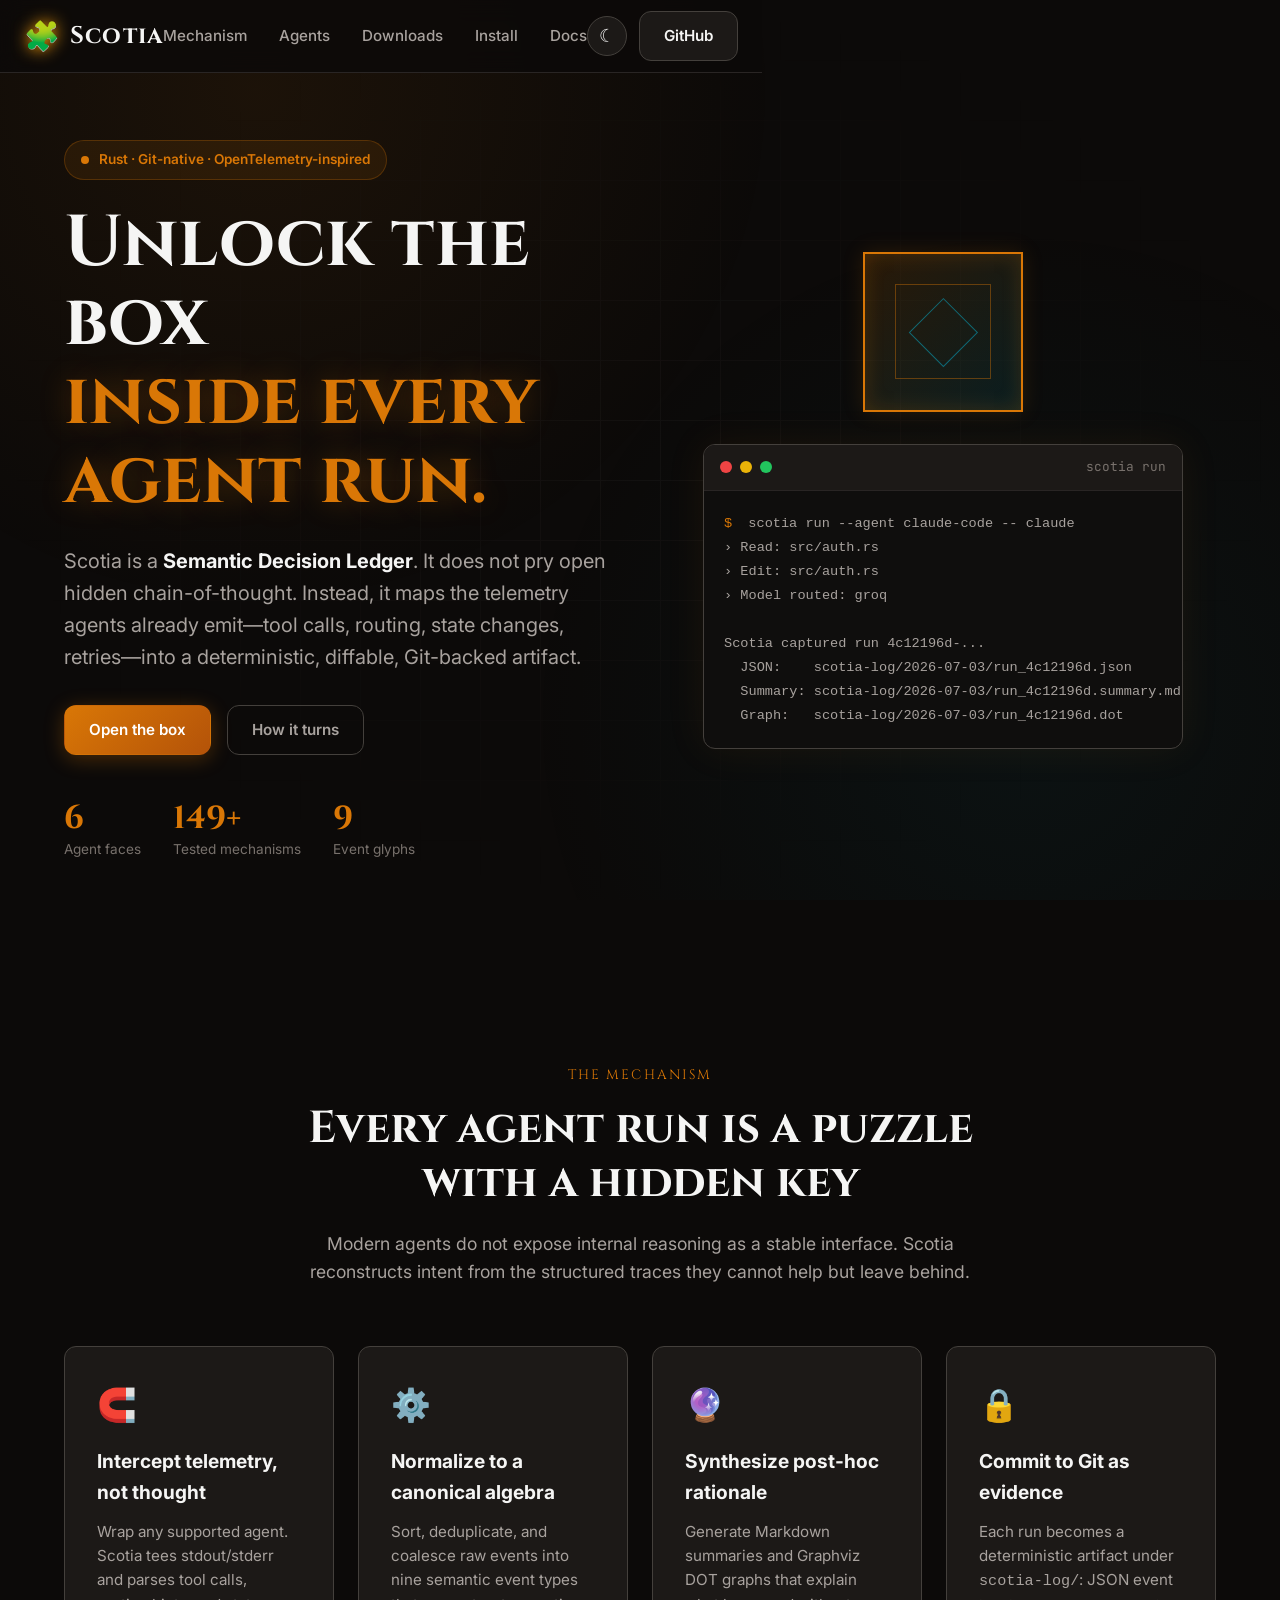
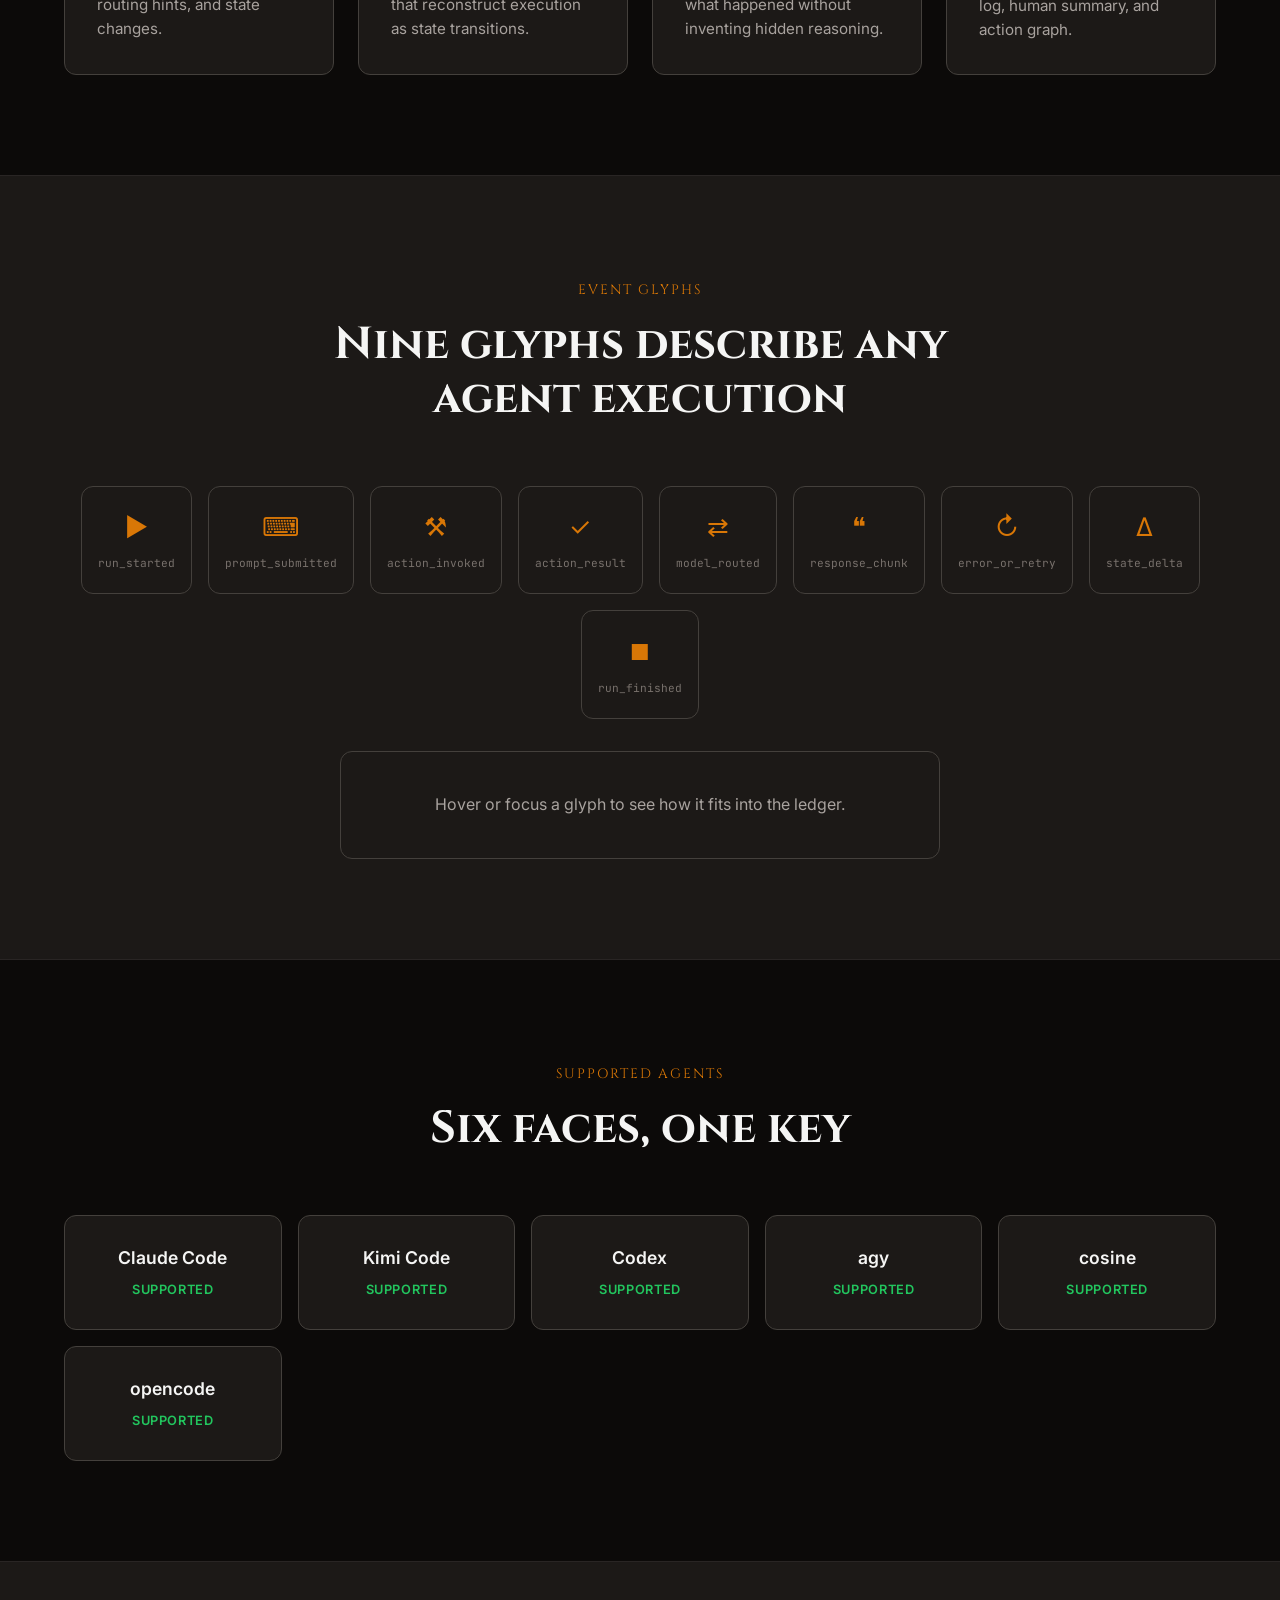
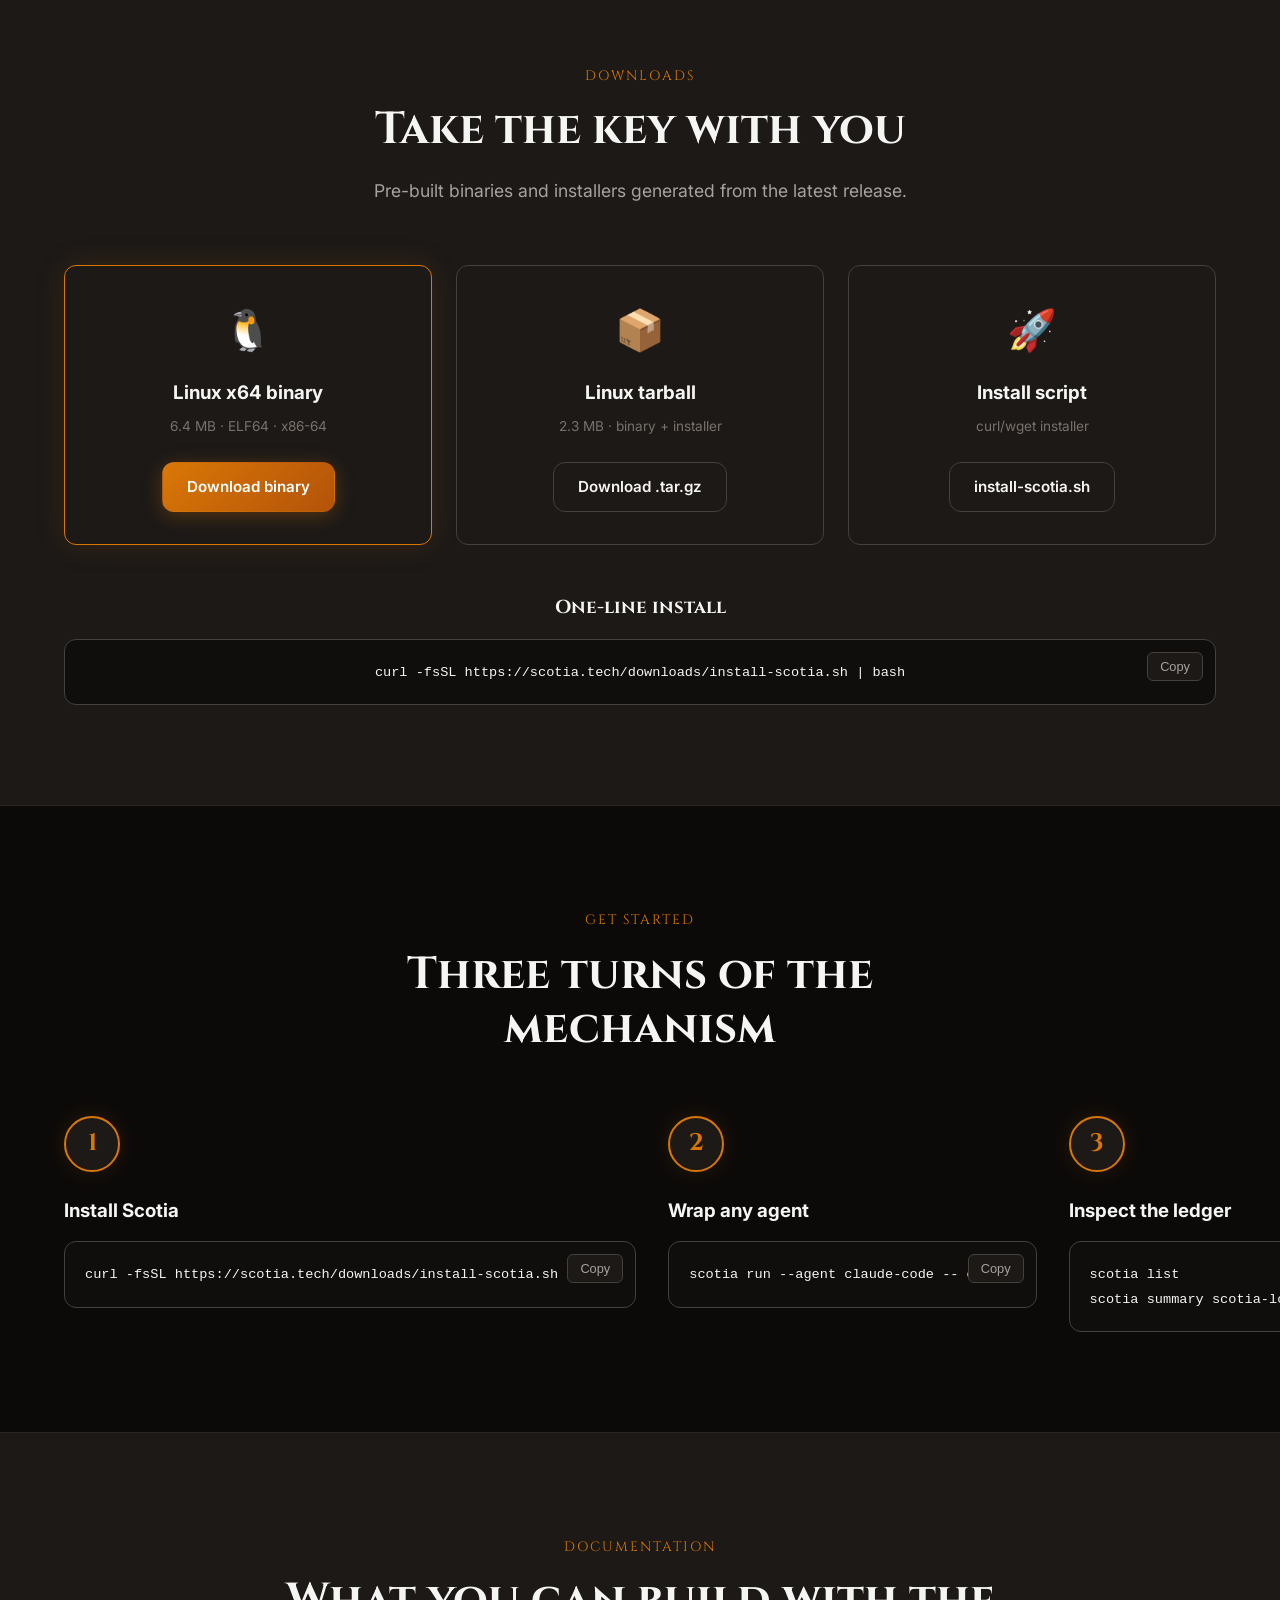
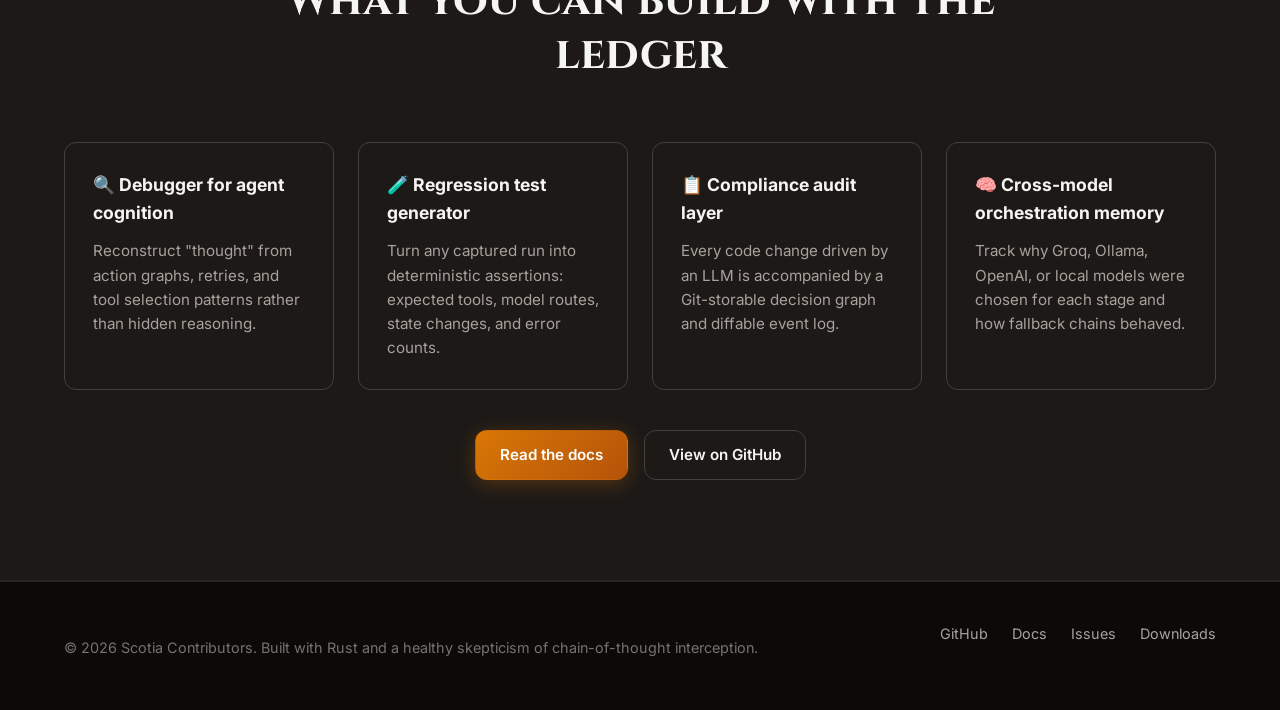
<file: scotia/scotia.tech/index.html>
<!DOCTYPE html>
<html lang="en" data-theme="dark">
<head>
    <meta charset="UTF-8">
    <meta name="viewport" content="width=device-width, initial-scale=1.0">
    <meta name="description" content="Scotia — Unlock the inner workings of agentic systems. A Semantic Decision Ledger that turns opaque AI execution into a Git-native audit puzzle.">
    <title>Scotia — The Semantic Decision Ledger</title>
    <link rel="preconnect" href="https://fonts.googleapis.com">
    <link rel="preconnect" href="https://fonts.gstatic.com" crossorigin>
    <link href="https://fonts.googleapis.com/css2?family=Cinzel:wght@500;700&family=Inter:wght@300;400;500;600;700&family=JetBrains+Mono:wght@400;500&display=swap" rel="stylesheet">
    <link rel="stylesheet" href="styles.css">
    <link rel="icon" href="data:image/svg+xml,<svg xmlns='http://www.w3.org/2000/svg' viewBox='0 0 100 100'><text y='.85em' font-size='80'>🧩</text></svg>">
</head>
<body>
    <div class="ambient-glow"></div>
    <div class="grid-overlay"></div>

    <header class="site-header">
        <div class="container header-inner">
            <a href="#" class="logo">
                <span class="logo-mark">🧩</span>
                <span class="logo-text">Scotia</span>
            </a>
            <nav class="nav" aria-label="Primary">
                <a href="#mechanism">Mechanism</a>
                <a href="#agents">Agents</a>
                <a href="#downloads">Downloads</a>
                <a href="#install">Install</a>
                <a href="#docs">Docs</a>
            </nav>
            <div class="header-actions">
                <button class="theme-toggle" aria-label="Toggle theme" title="Toggle theme">
                    <span class="theme-icon light">☀</span>
                    <span class="theme-icon dark">☾</span>
                </button>
                <a href="https://github.com/elci-group/scotia" class="btn btn-secondary">GitHub</a>
            </div>
        </div>
    </header>

    <main>
        <section class="hero">
            <div class="container hero-inner">
                <div class="hero-content">
                    <div class="badge">
                        <span class="pulse"></span>
                        Rust · Git-native · OpenTelemetry-inspired
                    </div>
                    <h1>
                        <span class="line">Unlock the box</span>
                        <span class="line accent">inside every agent run.</span>
                    </h1>
                    <p class="lead">
                        Scotia is a <strong>Semantic Decision Ledger</strong>. It does not pry open hidden chain-of-thought.
                        Instead, it maps the telemetry agents already emit—tool calls, routing, state changes, retries—into
                        a deterministic, diffable, Git-backed artifact.
                    </p>
                    <div class="hero-actions">
                        <a href="#downloads" class="btn btn-primary">Open the box</a>
                        <a href="#mechanism" class="btn btn-ghost">How it turns</a>
                    </div>
                    <div class="stats">
                        <div class="stat">
                            <span class="stat-value">6</span>
                            <span class="stat-label">Agent faces</span>
                        </div>
                        <div class="stat">
                            <span class="stat-value">149+</span>
                            <span class="stat-label">Tested mechanisms</span>
                        </div>
                        <div class="stat">
                            <span class="stat-value">9</span>
                            <span class="stat-label">Event glyphs</span>
                        </div>
                    </div>
                </div>
                <div class="hero-visual">
                    <div class="puzzlebox" id="puzzlebox" aria-hidden="true">
                        <div class="box-face face-front"></div>
                        <div class="box-face face-back"></div>
                        <div class="box-face face-right"></div>
                        <div class="box-face face-left"></div>
                        <div class="box-face face-top"></div>
                        <div class="box-face face-bottom"></div>
                        <div class="box-runes">
                            <span class="rune">⌘</span>
                            <span class="rune">⚡</span>
                            <span class="rune">⟲</span>
                            <span class="rune">✦</span>
                        </div>
                    </div>
                    <div class="terminal">
                        <div class="terminal-header">
                            <span class="dot red"></span>
                            <span class="dot yellow"></span>
                            <span class="dot green"></span>
                            <span class="terminal-title">scotia run</span>
                        </div>
                        <pre class="terminal-body"><code><span class="prompt">$</span> scotia run --agent claude-code -- claude
<span class="output">› Read: src/auth.rs
› Edit: src/auth.rs
› Model routed: groq

Scotia captured run 4c12196d-...
  JSON:    scotia-log/2026-07-03/run_4c12196d.json
  Summary: scotia-log/2026-07-03/run_4c12196d.summary.md
  Graph:   scotia-log/2026-07-03/run_4c12196d.dot</span></code></pre>
                    </div>
                </div>
            </div>
        </section>

        <section id="mechanism" class="section">
            <div class="container">
                <div class="section-header">
                    <span class="section-tag">The mechanism</span>
                    <h2>Every agent run is a puzzle with a hidden key</h2>
                    <p>Modern agents do not expose internal reasoning as a stable interface. Scotia reconstructs intent from the structured traces they cannot help but leave behind.</p>
                </div>
                <div class="mechanism-grid">
                    <div class="mechanism-card">
                        <div class="card-icon">🧲</div>
                        <h3>Intercept telemetry, not thought</h3>
                        <p>Wrap any supported agent. Scotia tees stdout/stderr and parses tool calls, routing hints, and state changes.</p>
                    </div>
                    <div class="mechanism-card">
                        <div class="card-icon">⚙️</div>
                        <h3>Normalize to a canonical algebra</h3>
                        <p>Sort, deduplicate, and coalesce raw events into nine semantic event types that reconstruct execution as state transitions.</p>
                    </div>
                    <div class="mechanism-card">
                        <div class="card-icon">🔮</div>
                        <h3>Synthesize post-hoc rationale</h3>
                        <p>Generate Markdown summaries and Graphviz DOT graphs that explain what happened without inventing hidden reasoning.</p>
                    </div>
                    <div class="mechanism-card">
                        <div class="card-icon">🔒</div>
                        <h3>Commit to Git as evidence</h3>
                        <p>Each run becomes a deterministic artifact under <code>scotia-log/</code>: JSON event log, human summary, and action graph.</p>
                    </div>
                </div>
            </div>
        </section>

        <section id="glyphs" class="section section-alt">
            <div class="container">
                <div class="section-header">
                    <span class="section-tag">Event glyphs</span>
                    <h2>Nine glyphs describe any agent execution</h2>
                </div>
                <div class="glyph-ring" id="glyphRing">
                    <div class="glyph" data-glyph="run_started"><span class="glyph-symbol">▶</span><span class="glyph-name">run_started</span></div>
                    <div class="glyph" data-glyph="prompt_submitted"><span class="glyph-symbol">⌨</span><span class="glyph-name">prompt_submitted</span></div>
                    <div class="glyph" data-glyph="action_invoked"><span class="glyph-symbol">⚒</span><span class="glyph-name">action_invoked</span></div>
                    <div class="glyph" data-glyph="action_result"><span class="glyph-symbol">✓</span><span class="glyph-name">action_result</span></div>
                    <div class="glyph" data-glyph="model_routed"><span class="glyph-symbol">⇄</span><span class="glyph-name">model_routed</span></div>
                    <div class="glyph" data-glyph="response_chunk"><span class="glyph-symbol">❝</span><span class="glyph-name">response_chunk</span></div>
                    <div class="glyph" data-glyph="error_or_retry"><span class="glyph-symbol">↻</span><span class="glyph-name">error_or_retry</span></div>
                    <div class="glyph" data-glyph="state_delta"><span class="glyph-symbol">Δ</span><span class="glyph-name">state_delta</span></div>
                    <div class="glyph" data-glyph="run_finished"><span class="glyph-symbol">⏹</span><span class="glyph-name">run_finished</span></div>
                </div>
                <div class="glyph-detail" id="glyphDetail">
                    <p>Hover or focus a glyph to see how it fits into the ledger.</p>
                </div>
            </div>
        </section>

        <section id="agents" class="section">
            <div class="container">
                <div class="section-header">
                    <span class="section-tag">Supported agents</span>
                    <h2>Six faces, one key</h2>
                </div>
                <div class="agent-grid">
                    <div class="agent-card"><span class="agent-name">Claude Code</span><span class="agent-status">supported</span></div>
                    <div class="agent-card"><span class="agent-name">Kimi Code</span><span class="agent-status">supported</span></div>
                    <div class="agent-card"><span class="agent-name">Codex</span><span class="agent-status">supported</span></div>
                    <div class="agent-card"><span class="agent-name">agy</span><span class="agent-status">supported</span></div>
                    <div class="agent-card"><span class="agent-name">cosine</span><span class="agent-status">supported</span></div>
                    <div class="agent-card"><span class="agent-name">opencode</span><span class="agent-status">supported</span></div>
                </div>
            </div>
        </section>

        <section id="downloads" class="section section-alt">
            <div class="container">
                <div class="section-header">
                    <span class="section-tag">Downloads</span>
                    <h2>Take the key with you</h2>
                    <p>Pre-built binaries and installers generated from the latest release.</p>
                </div>
                <div class="download-grid">
                    <div class="download-card featured">
                        <div class="download-icon">🐧</div>
                        <h3>Linux x64 binary</h3>
                        <p class="download-meta">6.4 MB · ELF64 · x86-64</p>
                        <a href="downloads/scotia-linux-x64" download class="btn btn-primary">Download binary</a>
                    </div>
                    <div class="download-card">
                        <div class="download-icon">📦</div>
                        <h3>Linux tarball</h3>
                        <p class="download-meta">2.3 MB · binary + installer</p>
                        <a href="downloads/scotia-linux-x64.tar.gz" download class="btn btn-secondary">Download .tar.gz</a>
                    </div>
                    <div class="download-card">
                        <div class="download-icon">🚀</div>
                        <h3>Install script</h3>
                        <p class="download-meta">curl/wget installer</p>
                        <a href="downloads/install-scotia.sh" download class="btn btn-secondary">install-scotia.sh</a>
                    </div>
                </div>
                <div class="quick-install">
                    <h3>One-line install</h3>
                    <div class="code-block">
                        <pre><code id="installLine">curl -fsSL https://scotia.tech/downloads/install-scotia.sh | bash</code></pre>
                        <button class="copy-btn" aria-label="Copy install command" data-copy="curl -fsSL https://scotia.tech/downloads/install-scotia.sh | bash">Copy</button>
                    </div>
                </div>
            </div>
        </section>

        <section id="install" class="section">
            <div class="container">
                <div class="section-header">
                    <span class="section-tag">Get started</span>
                    <h2>Three turns of the mechanism</h2>
                </div>
                <div class="install-steps">
                    <div class="step">
                        <div class="step-number">1</div>
                        <h3>Install Scotia</h3>
                        <div class="code-block">
                            <pre><code>curl -fsSL https://scotia.tech/downloads/install-scotia.sh | bash</code></pre>
                            <button class="copy-btn" aria-label="Copy install command">Copy</button>
                        </div>
                    </div>
                    <div class="step">
                        <div class="step-number">2</div>
                        <h3>Wrap any agent</h3>
                        <div class="code-block">
                            <pre><code>scotia run --agent claude-code -- claude</code></pre>
                            <button class="copy-btn" aria-label="Copy run command">Copy</button>
                        </div>
                    </div>
                    <div class="step">
                        <div class="step-number">3</div>
                        <h3>Inspect the ledger</h3>
                        <div class="code-block">
                            <pre><code>scotia list
scotia summary scotia-log/2026-07-03/run_*.json</code></pre>
                            <button class="copy-btn" aria-label="Copy inspect commands">Copy</button>
                        </div>
                    </div>
                </div>
            </div>
        </section>

        <section id="docs" class="section section-alt">
            <div class="container">
                <div class="section-header">
                    <span class="section-tag">Documentation</span>
                    <h2>What you can build with the ledger</h2>
                </div>
                <div class="feature-grid">
                    <div class="feature">
                        <h3>🔍 Debugger for agent cognition</h3>
                        <p>Reconstruct "thought" from action graphs, retries, and tool selection patterns rather than hidden reasoning.</p>
                    </div>
                    <div class="feature">
                        <h3>🧪 Regression test generator</h3>
                        <p>Turn any captured run into deterministic assertions: expected tools, model routes, state changes, and error counts.</p>
                    </div>
                    <div class="feature">
                        <h3>📋 Compliance audit layer</h3>
                        <p>Every code change driven by an LLM is accompanied by a Git-storable decision graph and diffable event log.</p>
                    </div>
                    <div class="feature">
                        <h3>🧠 Cross-model orchestration memory</h3>
                        <p>Track why Groq, Ollama, OpenAI, or local models were chosen for each stage and how fallback chains behaved.</p>
                    </div>
                </div>
                <div class="cta">
                    <a href="docs/" class="btn btn-primary">Read the docs</a>
                    <a href="https://github.com/elci-group/scotia" class="btn btn-secondary">View on GitHub</a>
                </div>
            </div>
        </section>
    </main>

    <footer class="site-footer">
        <div class="container footer-inner">
            <p>© 2026 Scotia Contributors. Built with Rust and a healthy skepticism of chain-of-thought interception.</p>
            <div class="footer-links">
                <a href="https://github.com/elci-group/scotia">GitHub</a>
                <a href="docs/">Docs</a>
                <a href="https://github.com/elci-group/scotia/issues">Issues</a>
                <a href="downloads/">Downloads</a>
            </div>
        </div>
    </footer>

    <script src="script.js"></script>
</body>
</html>
</file>
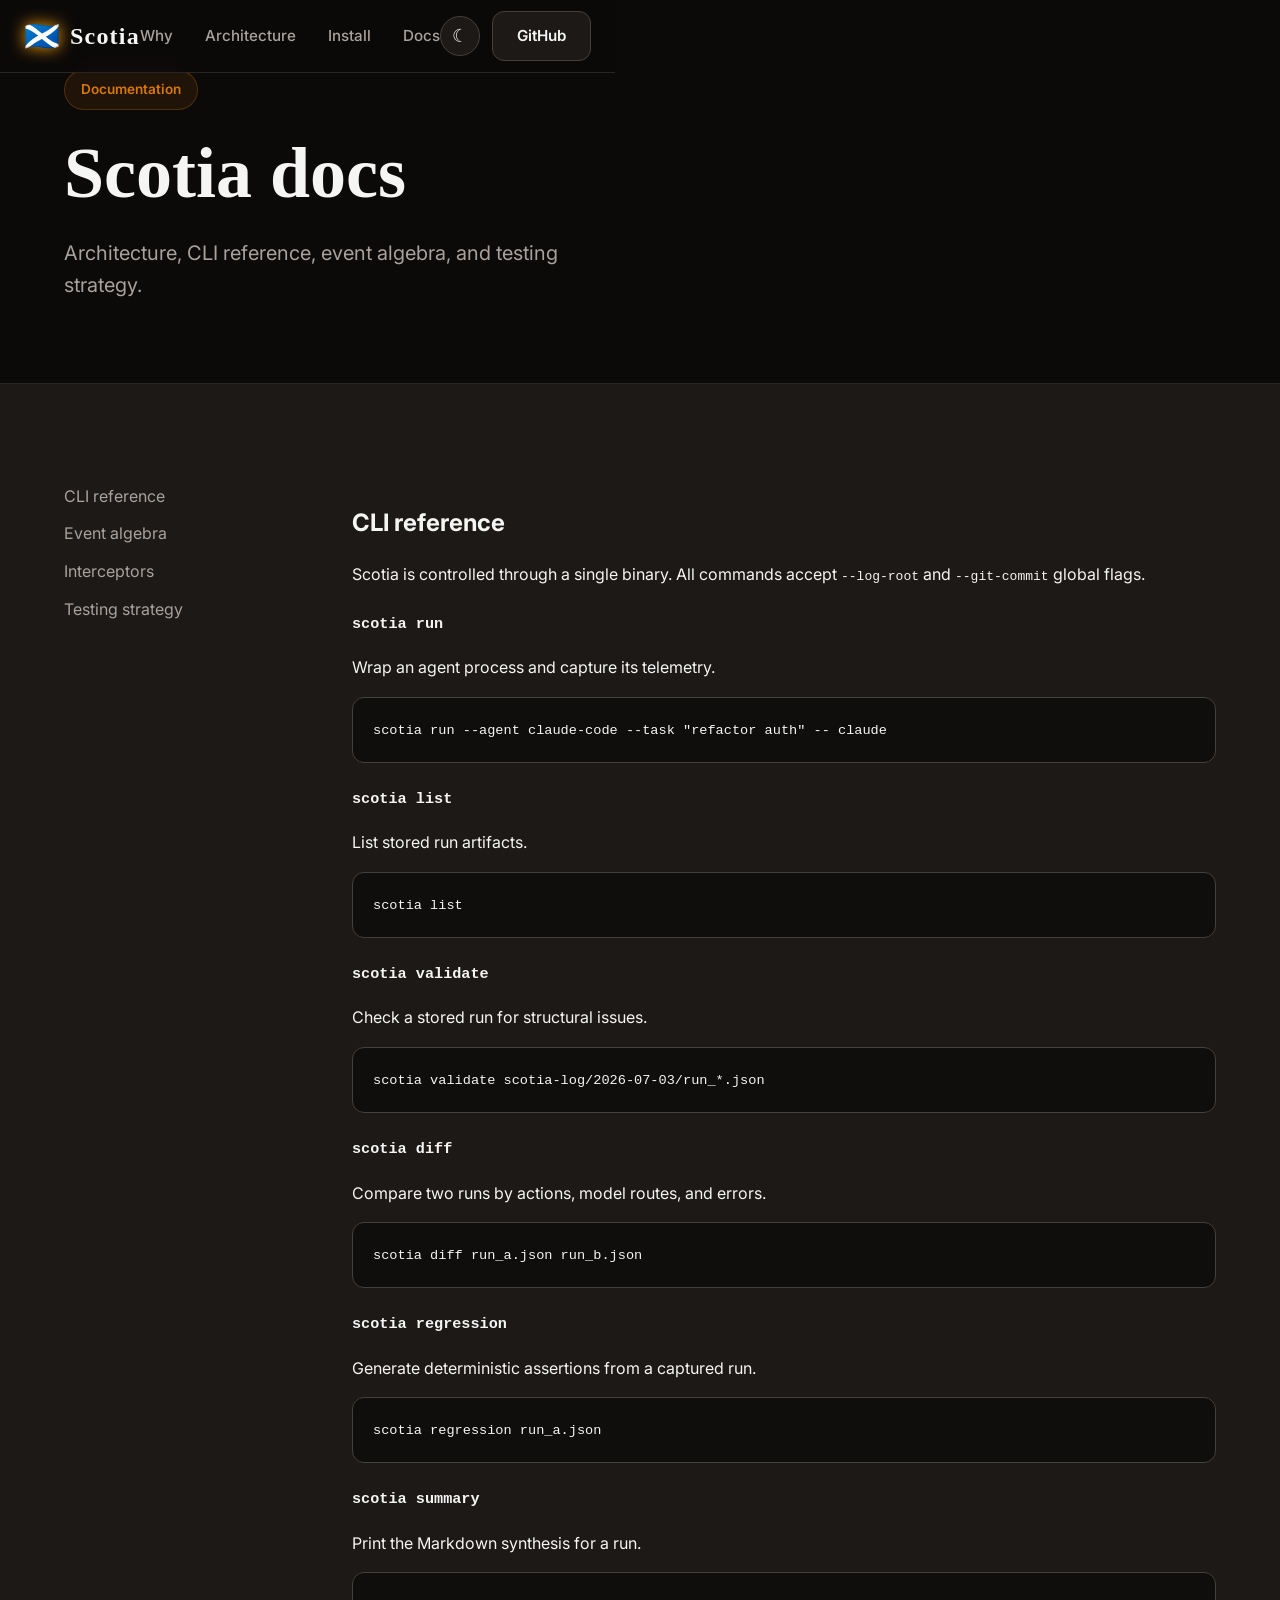
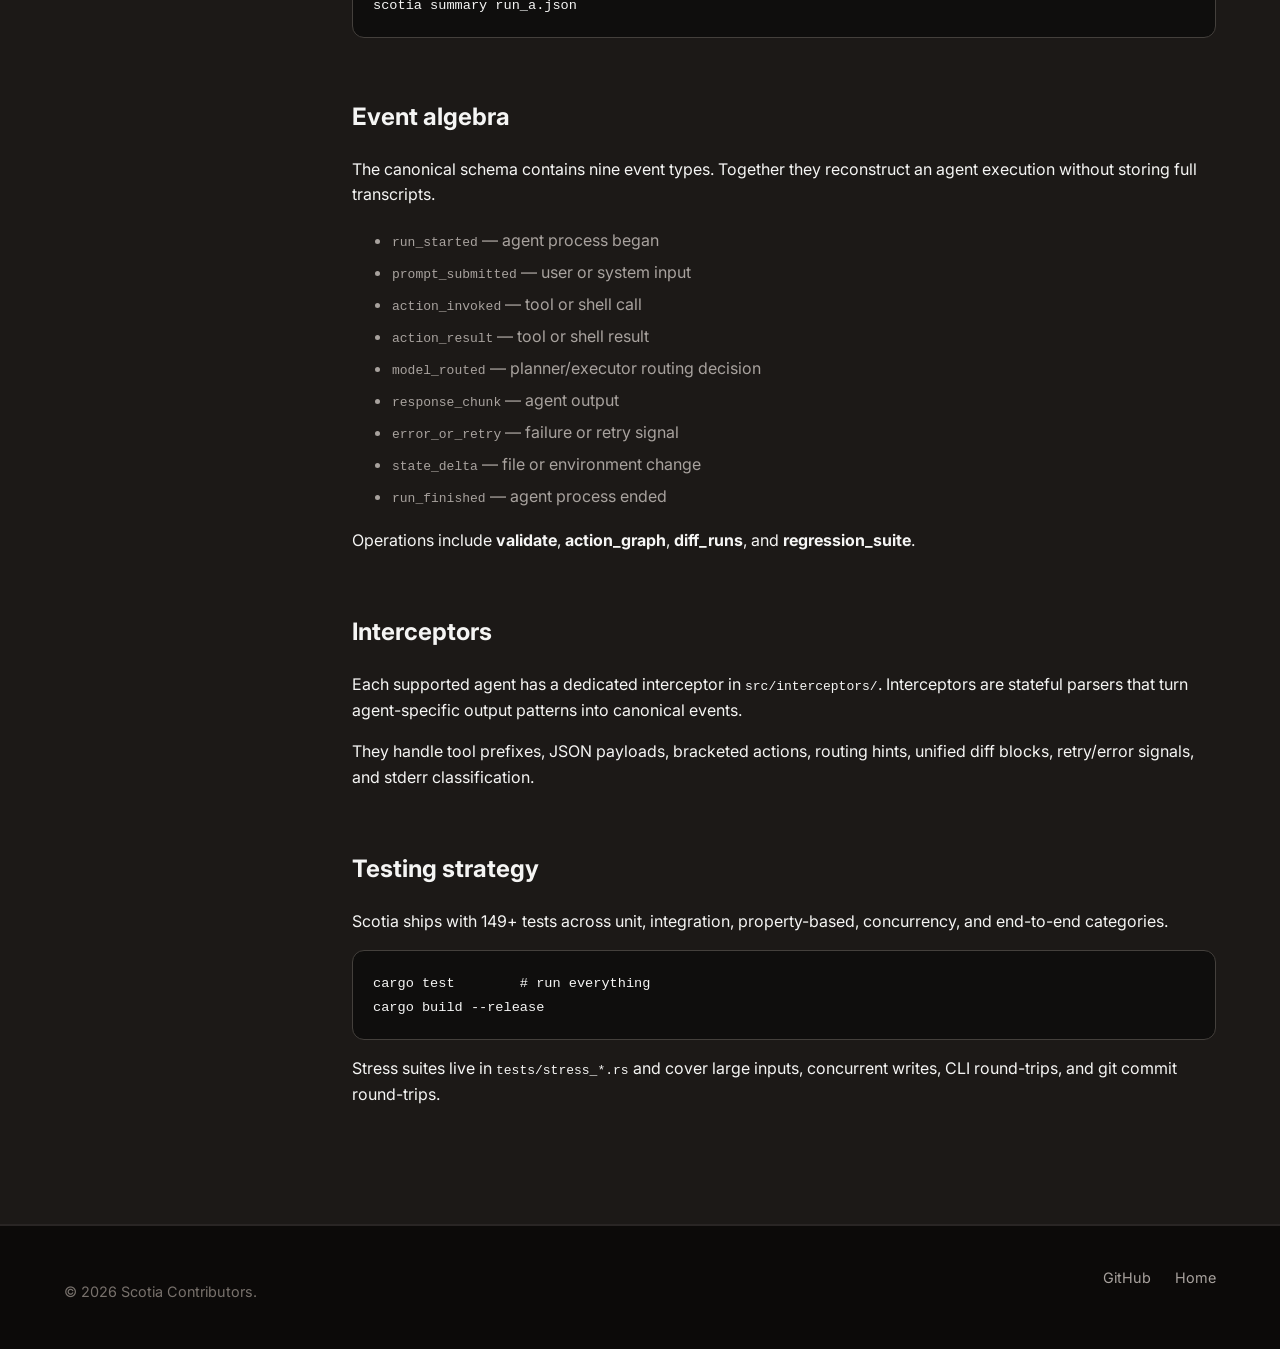
<file: scotia/scotia.tech/docs/index.html>
<!DOCTYPE html>
<html lang="en" data-theme="dark">
<head>
    <meta charset="UTF-8">
    <meta name="viewport" content="width=device-width, initial-scale=1.0">
    <meta name="description" content="Scotia documentation: architecture, CLI reference, event algebra, and testing strategy.">
    <title>Docs — Scotia</title>
    <link rel="preconnect" href="https://fonts.googleapis.com">
    <link rel="preconnect" href="https://fonts.gstatic.com" crossorigin>
    <link href="https://fonts.googleapis.com/css2?family=Inter:wght@400;500;600;700&family=JetBrains+Mono:wght@400;500&display=swap" rel="stylesheet">
    <link rel="stylesheet" href="../styles.css">
</head>
<body>
    <header class="site-header">
        <div class="container header-inner">
            <a href="../index.html" class="logo">
                <span class="logo-mark">🏴󠁧󠁢󠁳󠁣󠁴󠁿</span>
                <span class="logo-text">Scotia</span>
            </a>
            <nav class="nav" aria-label="Primary">
                <a href="../index.html#why">Why</a>
                <a href="../index.html#architecture">Architecture</a>
                <a href="../index.html#install">Install</a>
                <a href="#">Docs</a>
            </nav>
            <div class="header-actions">
                <button class="theme-toggle" aria-label="Toggle theme" title="Toggle theme">
                    <span class="theme-icon light">☀</span>
                    <span class="theme-icon dark">☾</span>
                </button>
                <a href="https://github.com/elci-group/scotia" class="btn btn-secondary">GitHub</a>
            </div>
        </div>
    </header>

    <main>
        <section class="hero" style="padding: 70px 0 50px;">
            <div class="container">
                <div class="badge">Documentation</div>
                <h1>Scotia docs</h1>
                <p class="lead">Architecture, CLI reference, event algebra, and testing strategy.</p>
            </div>
        </section>

        <section class="section section-alt">
            <div class="container">
                <div class="docs-grid" style="display: grid; grid-template-columns: 240px 1fr; gap: 48px;">
                    <aside class="toc" style="position: sticky; top: 100px; height: fit-content;">
                        <nav aria-label="Documentation">
                            <ul style="list-style: none; padding: 0; margin: 0; display: flex; flex-direction: column; gap: 12px;">
                                <li><a href="#cli" style="color: var(--text-muted); text-decoration: none;">CLI reference</a></li>
                                <li><a href="#events" style="color: var(--text-muted); text-decoration: none;">Event algebra</a></li>
                                <li><a href="#interceptors" style="color: var(--text-muted); text-decoration: none;">Interceptors</a></li>
                                <li><a href="#testing" style="color: var(--text-muted); text-decoration: none;">Testing strategy</a></li>
                            </ul>
                        </nav>
                    </aside>

                    <div class="docs-content">
                        <article id="cli" class="doc-section" style="margin-bottom: 60px;">
                            <h2>CLI reference</h2>
                            <p>Scotia is controlled through a single binary. All commands accept <code>--log-root</code> and <code>--git-commit</code> global flags.</p>

                            <h3><code>scotia run</code></h3>
                            <p>Wrap an agent process and capture its telemetry.</p>
                            <div class="code-block"><pre><code>scotia run --agent claude-code --task "refactor auth" -- claude</code></pre></div>

                            <h3><code>scotia list</code></h3>
                            <p>List stored run artifacts.</p>
                            <div class="code-block"><pre><code>scotia list</code></pre></div>

                            <h3><code>scotia validate</code></h3>
                            <p>Check a stored run for structural issues.</p>
                            <div class="code-block"><pre><code>scotia validate scotia-log/2026-07-03/run_*.json</code></pre></div>

                            <h3><code>scotia diff</code></h3>
                            <p>Compare two runs by actions, model routes, and errors.</p>
                            <div class="code-block"><pre><code>scotia diff run_a.json run_b.json</code></pre></div>

                            <h3><code>scotia regression</code></h3>
                            <p>Generate deterministic assertions from a captured run.</p>
                            <div class="code-block"><pre><code>scotia regression run_a.json</code></pre></div>

                            <h3><code>scotia summary</code></h3>
                            <p>Print the Markdown synthesis for a run.</p>
                            <div class="code-block"><pre><code>scotia summary run_a.json</code></pre></div>
                        </article>

                        <article id="events" class="doc-section" style="margin-bottom: 60px;">
                            <h2>Event algebra</h2>
                            <p>The canonical schema contains nine event types. Together they reconstruct an agent execution without storing full transcripts.</p>
                            <ul style="color: var(--text-muted); line-height: 2;">
                                <li><code>run_started</code> — agent process began</li>
                                <li><code>prompt_submitted</code> — user or system input</li>
                                <li><code>action_invoked</code> — tool or shell call</li>
                                <li><code>action_result</code> — tool or shell result</li>
                                <li><code>model_routed</code> — planner/executor routing decision</li>
                                <li><code>response_chunk</code> — agent output</li>
                                <li><code>error_or_retry</code> — failure or retry signal</li>
                                <li><code>state_delta</code> — file or environment change</li>
                                <li><code>run_finished</code> — agent process ended</li>
                            </ul>
                            <p>Operations include <strong>validate</strong>, <strong>action_graph</strong>, <strong>diff_runs</strong>, and <strong>regression_suite</strong>.</p>
                        </article>

                        <article id="interceptors" class="doc-section" style="margin-bottom: 60px;">
                            <h2>Interceptors</h2>
                            <p>Each supported agent has a dedicated interceptor in <code>src/interceptors/</code>. Interceptors are stateful parsers that turn agent-specific output patterns into canonical events.</p>
                            <p>They handle tool prefixes, JSON payloads, bracketed actions, routing hints, unified diff blocks, retry/error signals, and stderr classification.</p>
                        </article>

                        <article id="testing" class="doc-section">
                            <h2>Testing strategy</h2>
                            <p>Scotia ships with 149+ tests across unit, integration, property-based, concurrency, and end-to-end categories.</p>
                            <div class="code-block"><pre><code>cargo test        # run everything
cargo build --release</code></pre></div>
                            <p>Stress suites live in <code>tests/stress_*.rs</code> and cover large inputs, concurrent writes, CLI round-trips, and git commit round-trips.</p>
                        </article>
                    </div>
                </div>
            </div>
        </section>
    </main>

    <footer class="site-footer">
        <div class="container footer-inner">
            <p>© 2026 Scotia Contributors.</p>
            <div class="footer-links">
                <a href="https://github.com/elci-group/scotia">GitHub</a>
                <a href="../index.html">Home</a>
            </div>
        </div>
    </footer>

    <script src="../script.js"></script>
</body>
</html>
</file>
<file: scotia/scotia.tech/styles.css>
:root {
    --bg: #0c0a09;
    --bg-elevated: #1c1917;
    --bg-card: #1c1917;
    --bg-code: #0f0e0d;
    --border: #44403c;
    --border-subtle: #292524;
    --text: #f5f5f4;
    --text-muted: #a8a29e;
    --text-dim: #78716c;
    --accent: #d97706;
    --accent-glow: #f59e0b;
    --accent-secondary: #06b6d4;
    --danger: #ef4444;
    --warning: #eab308;
    --success: #22c55e;
    --font-display: 'Cinzel', serif;
    --font-body: 'Inter', sans-serif;
    --font-mono: 'JetBrains Mono', monospace;
    --shadow: 0 0 40px rgba(217, 119, 6, 0.08);
    --radius: 12px;
}

[data-theme="light"] {
    --bg: #fafaf9;
    --bg-elevated: #f5f5f4;
    --bg-card: #ffffff;
    --bg-code: #f0eeed;
    --border: #d6d3d1;
    --border-subtle: #e7e5e4;
    --text: #1c1917;
    --text-muted: #57534e;
    --text-dim: #78716c;
    --accent: #b45309;
    --accent-glow: #d97706;
    --shadow: 0 0 40px rgba(180, 83, 9, 0.12);
}

* {
    box-sizing: border-box;
}

html {
    scroll-behavior: smooth;
}

body {
    margin: 0;
    font-family: var(--font-body);
    background: var(--bg);
    color: var(--text);
    line-height: 1.6;
    overflow-x: hidden;
}

.ambient-glow {
    position: fixed;
    inset: 0;
    pointer-events: none;
    z-index: -1;
    background:
        radial-gradient(circle at 20% 10%, rgba(217, 119, 6, 0.08) 0%, transparent 40%),
        radial-gradient(circle at 80% 80%, rgba(6, 182, 212, 0.05) 0%, transparent 40%);
}

.grid-overlay {
    position: fixed;
    inset: 0;
    pointer-events: none;
    z-index: -1;
    background-image:
        linear-gradient(var(--border-subtle) 1px, transparent 1px),
        linear-gradient(90deg, var(--border-subtle) 1px, transparent 1px);
    background-size: 60px 60px;
    opacity: 0.3;
    mask-image: radial-gradient(ellipse at center, black 0%, transparent 70%);
}

.container {
    width: 100%;
    max-width: 1200px;
    margin: 0 auto;
    padding: 0 24px;
}

/* Header */
.site-header {
    position: fixed;
    inset-x: 0;
    top: 0;
    z-index: 100;
    background: rgba(12, 10, 9, 0.85);
    backdrop-filter: blur(12px);
    border-bottom: 1px solid var(--border-subtle);
}

[data-theme="light"] .site-header {
    background: rgba(250, 250, 249, 0.85);
}

.header-inner {
    display: flex;
    align-items: center;
    justify-content: space-between;
    height: 72px;
}

.logo {
    display: flex;
    align-items: center;
    gap: 10px;
    text-decoration: none;
    color: var(--text);
}

.logo-mark {
    font-size: 1.8rem;
    filter: drop-shadow(0 0 8px var(--accent-glow));
}

.logo-text {
    font-family: var(--font-display);
    font-size: 1.5rem;
    font-weight: 700;
    letter-spacing: 0.05em;
}

.nav {
    display: none;
    align-items: center;
    gap: 32px;
}

.nav a {
    color: var(--text-muted);
    text-decoration: none;
    font-size: 0.95rem;
    font-weight: 500;
    transition: color 0.2s;
    position: relative;
}

.nav a::after {
    content: '';
    position: absolute;
    bottom: -4px;
    left: 0;
    width: 0;
    height: 2px;
    background: var(--accent);
    transition: width 0.2s;
}

.nav a:hover {
    color: var(--text);
}

.nav a:hover::after {
    width: 100%;
}

.header-actions {
    display: flex;
    align-items: center;
    gap: 12px;
}

.theme-toggle {
    width: 40px;
    height: 40px;
    border-radius: 50%;
    border: 1px solid var(--border);
    background: var(--bg-elevated);
    color: var(--text);
    cursor: pointer;
    display: flex;
    align-items: center;
    justify-content: center;
    font-size: 1.1rem;
    transition: all 0.2s;
}

.theme-toggle:hover {
    border-color: var(--accent);
    box-shadow: 0 0 12px var(--accent-glow);
}

.theme-icon.light {
    display: none;
}

[data-theme="light"] .theme-icon.light {
    display: block;
}

[data-theme="light"] .theme-icon.dark {
    display: none;
}

.btn {
    display: inline-flex;
    align-items: center;
    justify-content: center;
    gap: 8px;
    padding: 12px 24px;
    border-radius: var(--radius);
    font-weight: 600;
    font-size: 0.95rem;
    text-decoration: none;
    transition: all 0.2s;
    border: 1px solid transparent;
    cursor: pointer;
}

.btn-primary {
    background: linear-gradient(135deg, var(--accent), #b45309);
    color: white;
    box-shadow: 0 4px 20px rgba(217, 119, 6, 0.3);
}

.btn-primary:hover {
    transform: translateY(-2px);
    box-shadow: 0 6px 28px rgba(217, 119, 6, 0.45);
}

.btn-secondary {
    background: var(--bg-elevated);
    color: var(--text);
    border-color: var(--border);
}

.btn-secondary:hover {
    border-color: var(--accent);
    color: var(--accent);
}

.btn-ghost {
    background: transparent;
    color: var(--text-muted);
    border-color: var(--border);
}

.btn-ghost:hover {
    border-color: var(--accent);
    color: var(--text);
}

/* Hero */
.hero {
    padding: 140px 0 100px;
    position: relative;
    overflow: hidden;
}

.hero-inner {
    display: grid;
    gap: 60px;
    align-items: center;
}

.badge {
    display: inline-flex;
    align-items: center;
    gap: 10px;
    padding: 8px 16px;
    border-radius: 999px;
    background: rgba(217, 119, 6, 0.1);
    border: 1px solid rgba(217, 119, 6, 0.25);
    color: var(--accent);
    font-size: 0.85rem;
    font-weight: 600;
    margin-bottom: 24px;
}

.pulse {
    width: 8px;
    height: 8px;
    border-radius: 50%;
    background: var(--accent);
    box-shadow: 0 0 0 0 rgba(217, 119, 6, 0.7);
    animation: pulse 2s infinite;
}

@keyframes pulse {
    0% { box-shadow: 0 0 0 0 rgba(217, 119, 6, 0.7); }
    70% { box-shadow: 0 0 0 10px rgba(217, 119, 6, 0); }
    100% { box-shadow: 0 0 0 0 rgba(217, 119, 6, 0); }
}

h1 {
    font-family: var(--font-display);
    font-size: clamp(2.5rem, 6vw, 4.5rem);
    line-height: 1.1;
    margin: 0 0 24px;
    font-weight: 700;
}

h1 .line {
    display: block;
}

h1 .accent {
    color: var(--accent);
    text-shadow: 0 0 30px rgba(217, 119, 6, 0.3);
}

.lead {
    font-size: 1.25rem;
    color: var(--text-muted);
    max-width: 560px;
    margin: 0 0 32px;
}

.lead strong {
    color: var(--text);
}

.hero-actions {
    display: flex;
    flex-wrap: wrap;
    gap: 16px;
    margin-bottom: 48px;
}

.stats {
    display: flex;
    gap: 32px;
}

.stat {
    display: flex;
    flex-direction: column;
}

.stat-value {
    font-family: var(--font-display);
    font-size: 2rem;
    font-weight: 700;
    color: var(--accent);
    line-height: 1;
}

.stat-label {
    font-size: 0.85rem;
    color: var(--text-dim);
    margin-top: 4px;
}

/* Puzzlebox visual */
.hero-visual {
    position: relative;
    display: flex;
    flex-direction: column;
    align-items: center;
    gap: 32px;
}

.puzzlebox {
    width: 160px;
    height: 160px;
    position: relative;
    transform-style: preserve-3d;
    animation: rotateBox 12s linear infinite;
    cursor: pointer;
}

@keyframes rotateBox {
    0% { transform: rotateX(-20deg) rotateY(0deg); }
    100% { transform: rotateX(-20deg) rotateY(360deg); }
}

.box-face {
    position: absolute;
    width: 160px;
    height: 160px;
    background: linear-gradient(135deg, rgba(217, 119, 6, 0.15), rgba(6, 182, 212, 0.1));
    border: 2px solid var(--accent);
    box-shadow: inset 0 0 20px rgba(217, 119, 6, 0.2), 0 0 20px rgba(217, 119, 6, 0.15);
    display: flex;
    align-items: center;
    justify-content: center;
    backface-visibility: visible;
}

.box-face::before {
    content: '';
    width: 60%;
    height: 60%;
    border: 1px solid rgba(217, 119, 6, 0.4);
    position: absolute;
}

.box-face::after {
    content: '';
    width: 30%;
    height: 30%;
    border: 1px solid rgba(6, 182, 212, 0.5);
    position: absolute;
    transform: rotate(45deg);
}

.face-front  { transform: translateZ(80px); }
.face-back   { transform: rotateY(180deg) translateZ(80px); }
.face-right  { transform: rotateY(90deg) translateZ(80px); }
.face-left   { transform: rotateY(-90deg) translateZ(80px); }
.face-top    { transform: rotateX(90deg) translateZ(80px); }
.face-bottom { transform: rotateX(-90deg) translateZ(80px); }

.box-runes {
    position: absolute;
    inset: 0;
    transform-style: preserve-3d;
    pointer-events: none;
}

.rune {
    position: absolute;
    font-size: 1.2rem;
    color: var(--accent-glow);
    text-shadow: 0 0 10px var(--accent-glow);
    animation: floatRune 3s ease-in-out infinite;
}

.rune:nth-child(1) { top: -30px; left: 50%; transform: translateX(-50%); animation-delay: 0s; }
.rune:nth-child(2) { right: -30px; top: 50%; transform: translateY(-50%); animation-delay: 0.5s; }
.rune:nth-child(3) { bottom: -30px; left: 50%; transform: translateX(-50%); animation-delay: 1s; }
.rune:nth-child(4) { left: -30px; top: 50%; transform: translateY(-50%); animation-delay: 1.5s; }

@keyframes floatRune {
    0%, 100% { opacity: 0.4; transform: translateY(0); }
    50% { opacity: 1; transform: translateY(-6px); }
}

.puzzlebox:hover {
    animation-duration: 4s;
}

/* Terminal */
.terminal {
    width: 100%;
    max-width: 480px;
    border-radius: var(--radius);
    overflow: hidden;
    border: 1px solid var(--border);
    background: var(--bg-code);
    box-shadow: var(--shadow);
}

.terminal-header {
    display: flex;
    align-items: center;
    gap: 8px;
    padding: 12px 16px;
    background: var(--bg-elevated);
    border-bottom: 1px solid var(--border-subtle);
}

.dot {
    width: 12px;
    height: 12px;
    border-radius: 50%;
}

.dot.red { background: var(--danger); }
.dot.yellow { background: var(--warning); }
.dot.green { background: var(--success); }

.terminal-title {
    margin-left: auto;
    font-size: 0.8rem;
    color: var(--text-dim);
    font-family: var(--font-mono);
}

.terminal-body {
    margin: 0;
    padding: 20px;
    font-family: var(--font-mono);
    font-size: 0.85rem;
    line-height: 1.7;
    color: var(--text-muted);
    overflow-x: auto;
}

.prompt {
    color: var(--accent);
    margin-right: 8px;
}

.output {
    color: var(--text-muted);
}

/* Sections */
.section {
    padding: 100px 0;
    position: relative;
}

.section-alt {
    background: var(--bg-elevated);
    border-top: 1px solid var(--border-subtle);
    border-bottom: 1px solid var(--border-subtle);
}

.section-header {
    max-width: 720px;
    margin: 0 auto 60px;
    text-align: center;
}

.section-tag {
    display: inline-block;
    font-family: var(--font-display);
    font-size: 0.85rem;
    color: var(--accent);
    text-transform: uppercase;
    letter-spacing: 0.15em;
    margin-bottom: 16px;
}

.section-header h2 {
    font-family: var(--font-display);
    font-size: clamp(1.8rem, 4vw, 2.8rem);
    margin: 0 0 20px;
    line-height: 1.2;
}

.section-header p {
    color: var(--text-muted);
    font-size: 1.1rem;
}

/* Mechanism grid */
.mechanism-grid {
    display: grid;
    gap: 24px;
    grid-template-columns: repeat(auto-fit, minmax(260px, 1fr));
}

.mechanism-card {
    padding: 32px;
    border-radius: var(--radius);
    border: 1px solid var(--border);
    background: var(--bg-card);
    transition: all 0.3s;
    position: relative;
    overflow: hidden;
}

.mechanism-card::before {
    content: '';
    position: absolute;
    top: 0;
    left: 0;
    right: 0;
    height: 3px;
    background: linear-gradient(90deg, var(--accent), var(--accent-secondary));
    transform: scaleX(0);
    transition: transform 0.3s;
}

.mechanism-card:hover {
    transform: translateY(-4px);
    border-color: var(--accent);
    box-shadow: var(--shadow);
}

.mechanism-card:hover::before {
    transform: scaleX(1);
}

.card-icon {
    font-size: 2rem;
    margin-bottom: 16px;
}

.mechanism-card h3 {
    margin: 0 0 12px;
    font-size: 1.2rem;
}

.mechanism-card p {
    margin: 0;
    color: var(--text-muted);
    font-size: 0.95rem;
}

/* Glyph ring */
.glyph-ring {
    display: flex;
    flex-wrap: wrap;
    justify-content: center;
    gap: 16px;
    margin-bottom: 32px;
}

.glyph {
    display: flex;
    flex-direction: column;
    align-items: center;
    gap: 8px;
    padding: 20px 16px;
    min-width: 110px;
    border-radius: var(--radius);
    border: 1px solid var(--border);
    background: var(--bg-card);
    cursor: pointer;
    transition: all 0.2s;
}

.glyph:hover,
.glyph:focus {
    border-color: var(--accent);
    box-shadow: 0 0 20px rgba(217, 119, 6, 0.2);
    transform: translateY(-2px);
    outline: none;
}

.glyph-symbol {
    font-size: 1.6rem;
    color: var(--accent);
}

.glyph-name {
    font-family: var(--font-mono);
    font-size: 0.7rem;
    color: var(--text-dim);
    text-align: center;
}

.glyph-detail {
    text-align: center;
    max-width: 600px;
    margin: 0 auto;
    padding: 24px;
    border-radius: var(--radius);
    background: var(--bg-card);
    border: 1px solid var(--border);
    min-height: 80px;
    color: var(--text-muted);
}

.glyph-detail strong {
    color: var(--accent);
}

/* Agent grid */
.agent-grid {
    display: grid;
    gap: 16px;
    grid-template-columns: repeat(auto-fit, minmax(180px, 1fr));
}

.agent-card {
    display: flex;
    flex-direction: column;
    align-items: center;
    gap: 8px;
    padding: 28px;
    border-radius: var(--radius);
    border: 1px solid var(--border);
    background: var(--bg-card);
    transition: all 0.2s;
}

.agent-card:hover {
    border-color: var(--accent);
    transform: translateY(-2px);
}

.agent-name {
    font-weight: 600;
    font-size: 1.1rem;
}

.agent-status {
    font-size: 0.8rem;
    color: var(--success);
    text-transform: uppercase;
    letter-spacing: 0.05em;
    font-weight: 600;
}

/* Downloads */
.download-grid {
    display: grid;
    gap: 24px;
    grid-template-columns: repeat(auto-fit, minmax(260px, 1fr));
    margin-bottom: 48px;
}

.download-card {
    padding: 32px;
    border-radius: var(--radius);
    border: 1px solid var(--border);
    background: var(--bg-card);
    text-align: center;
    transition: all 0.3s;
}

.download-card.featured {
    border-color: var(--accent);
    box-shadow: 0 0 30px rgba(217, 119, 6, 0.15);
}

.download-card:hover {
    transform: translateY(-4px);
    border-color: var(--accent);
}

.download-icon {
    font-size: 2.5rem;
    margin-bottom: 16px;
}

.download-card h3 {
    margin: 0 0 8px;
}

.download-meta {
    color: var(--text-dim);
    font-size: 0.85rem;
    margin: 0 0 24px;
}

.quick-install {
    text-align: center;
}

.quick-install h3 {
    font-family: var(--font-display);
    margin-bottom: 16px;
}

/* Install steps */
.install-steps {
    display: grid;
    gap: 32px;
    counter-reset: step;
}

.step {
    position: relative;
    padding-left: 80px;
}

.step-number {
    position: absolute;
    left: 0;
    top: 0;
    width: 56px;
    height: 56px;
    border-radius: 50%;
    display: flex;
    align-items: center;
    justify-content: center;
    font-family: var(--font-display);
    font-size: 1.5rem;
    font-weight: 700;
    color: var(--accent);
    border: 2px solid var(--accent);
    background: var(--bg-card);
    box-shadow: 0 0 20px rgba(217, 119, 6, 0.15);
}

.step h3 {
    margin: 0 0 16px;
}

.code-block {
    position: relative;
    background: var(--bg-code);
    border: 1px solid var(--border);
    border-radius: var(--radius);
    overflow: hidden;
}

.code-block pre {
    margin: 0;
    padding: 20px;
    font-family: var(--font-mono);
    font-size: 0.85rem;
    line-height: 1.7;
    overflow-x: auto;
    color: var(--text);
}

.copy-btn {
    position: absolute;
    top: 12px;
    right: 12px;
    padding: 6px 12px;
    border: 1px solid var(--border);
    border-radius: 6px;
    background: var(--bg-elevated);
    color: var(--text-muted);
    font-size: 0.8rem;
    cursor: pointer;
    transition: all 0.2s;
}

.copy-btn:hover {
    border-color: var(--accent);
    color: var(--accent);
}

.copy-btn.copied {
    border-color: var(--success);
    color: var(--success);
}

/* Feature grid */
.feature-grid {
    display: grid;
    gap: 24px;
    grid-template-columns: repeat(auto-fit, minmax(260px, 1fr));
    margin-bottom: 40px;
}

.feature {
    padding: 28px;
    border-radius: var(--radius);
    border: 1px solid var(--border);
    background: var(--bg-card);
}

.feature h3 {
    margin: 0 0 12px;
    font-size: 1.1rem;
}

.feature p {
    margin: 0;
    color: var(--text-muted);
    font-size: 0.95rem;
}

.cta {
    text-align: center;
    display: flex;
    gap: 16px;
    justify-content: center;
    flex-wrap: wrap;
}

/* Footer */
.site-footer {
    border-top: 1px solid var(--border-subtle);
    padding: 40px 0;
    background: var(--bg);
}

.footer-inner {
    display: flex;
    flex-direction: column;
    gap: 16px;
    text-align: center;
    color: var(--text-dim);
    font-size: 0.9rem;
}

.footer-links {
    display: flex;
    gap: 24px;
    justify-content: center;
}

.footer-links a {
    color: var(--text-muted);
    text-decoration: none;
}

.footer-links a:hover {
    color: var(--accent);
}

/* Responsive */
@media (min-width: 768px) {
    .nav {
        display: flex;
    }

    .hero-inner {
        grid-template-columns: 1fr 1fr;
    }

    .install-steps {
        grid-template-columns: repeat(3, 1fr);
    }

    .step {
        padding-left: 0;
        padding-top: 80px;
    }

    .step-number {
        left: 0;
        top: 0;
    }

    .footer-inner {
        flex-direction: row;
        justify-content: space-between;
        text-align: left;
    }
}

@media (max-width: 767px) {
    .stats {
        flex-direction: column;
        gap: 20px;
    }

    .hero-actions {
        flex-direction: column;
    }

    .btn {
        width: 100%;
    }
}
</file>
